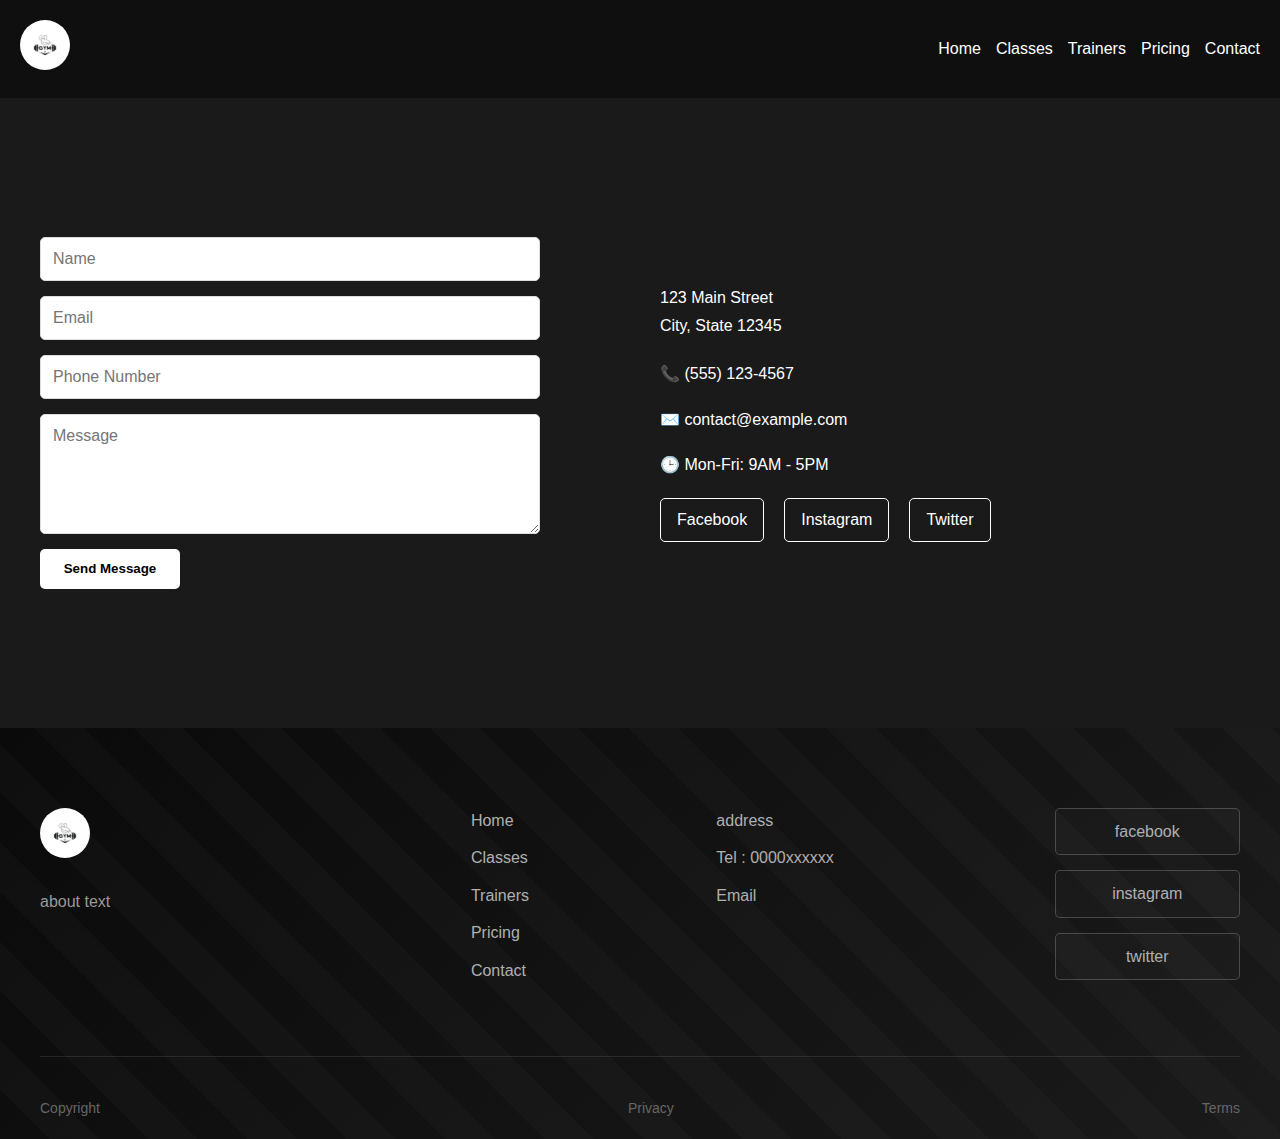
<file: contact.html>
<!DOCTYPE html>
<html lang="en">
<head>
    <meta charset="UTF-8">
    <meta name="viewport" content="width=device-width, initial-scale=1.0">
    <title>Contact</title>
    <link rel="stylesheet" href="style.css">
</head>
<body>
    <header class="head">
        <div class="container">
            <div class="image">
                <img src="images/gym_logo.png" alt="" class="logo">
            </div>
            <div class="navigation">
                <nav>
                    <ul>
                        <li><a href="index.html">Home</a></li>
                        <li><a href="classes.html">Classes</a></li>
                        <li><a href="trainers.html">Trainers</a></li>
                        <li><a href="pricing.html">Pricing</a></li>
                        <li><a href="contact.html">Contact</a></li>
                    </ul>
                </nav>
            </div>
        </div>
    </header>
    <section class="main">
        <div class="left">
            <form action="" class="contact-form">
                <input type="text" name="name" placeholder="Name" required>
                <input type="email" name="email" placeholder="Email" required>
                <input type="tel" name="phone" placeholder="Phone Number">
                <textarea name="message" placeholder="Message" rows="5" required></textarea>
                <button type="submit">Send Message</button>
            </form>
        </div>
    <div class="right">
        <address>123 Main Street<br>City, State 12345</address>
        <p>📞 (555) 123-4567</p>
        <p>✉️ contact@example.com</p>
        <p>🕒 Mon-Fri: 9AM - 5PM</p>
        <div class="social-media">
            <a href="#" aria-label="Facebook">Facebook</a>
            <a href="#" aria-label="Instagram">Instagram</a>
            <a href="#" aria-label="Twitter">Twitter</a>
        </div>
    </div>
</section>
    <footer>
        <div class="upper">
            <div class="col1">
                <img src="images/gym_logo.png" alt="" class="logo">
                <p>about text</p>
            </div>
            <div class="col2">
                <ul>
                    <li><a href="index.html">Home</a></li>
                    <li><a href="classes.html">Classes</a></li>
                    <li><a href="trainers.html">Trainers</a></li>
                    <li><a href="pricing.html">Pricing</a></li>
                    <li><a href="contact.html">Contact</a></li>
                </ul>
            </div>
            <div class="col3">
                <address>
                    <p>address</p>
                </address>
                <p>Tel : 0000xxxxxx</p>
                <p>Email</p>
            </div>
            <div class="col4">
                <a href="">facebook</a>
                <a href="">instagram</a>
                <a href="">twitter</a>
            </div>
        </div>
        <div class="lower">
            <p>Copyright</p>
            <p>Privacy</p>
            <p>Terms</p>
        </div>
    </footer>
</body>
</html>
</file>
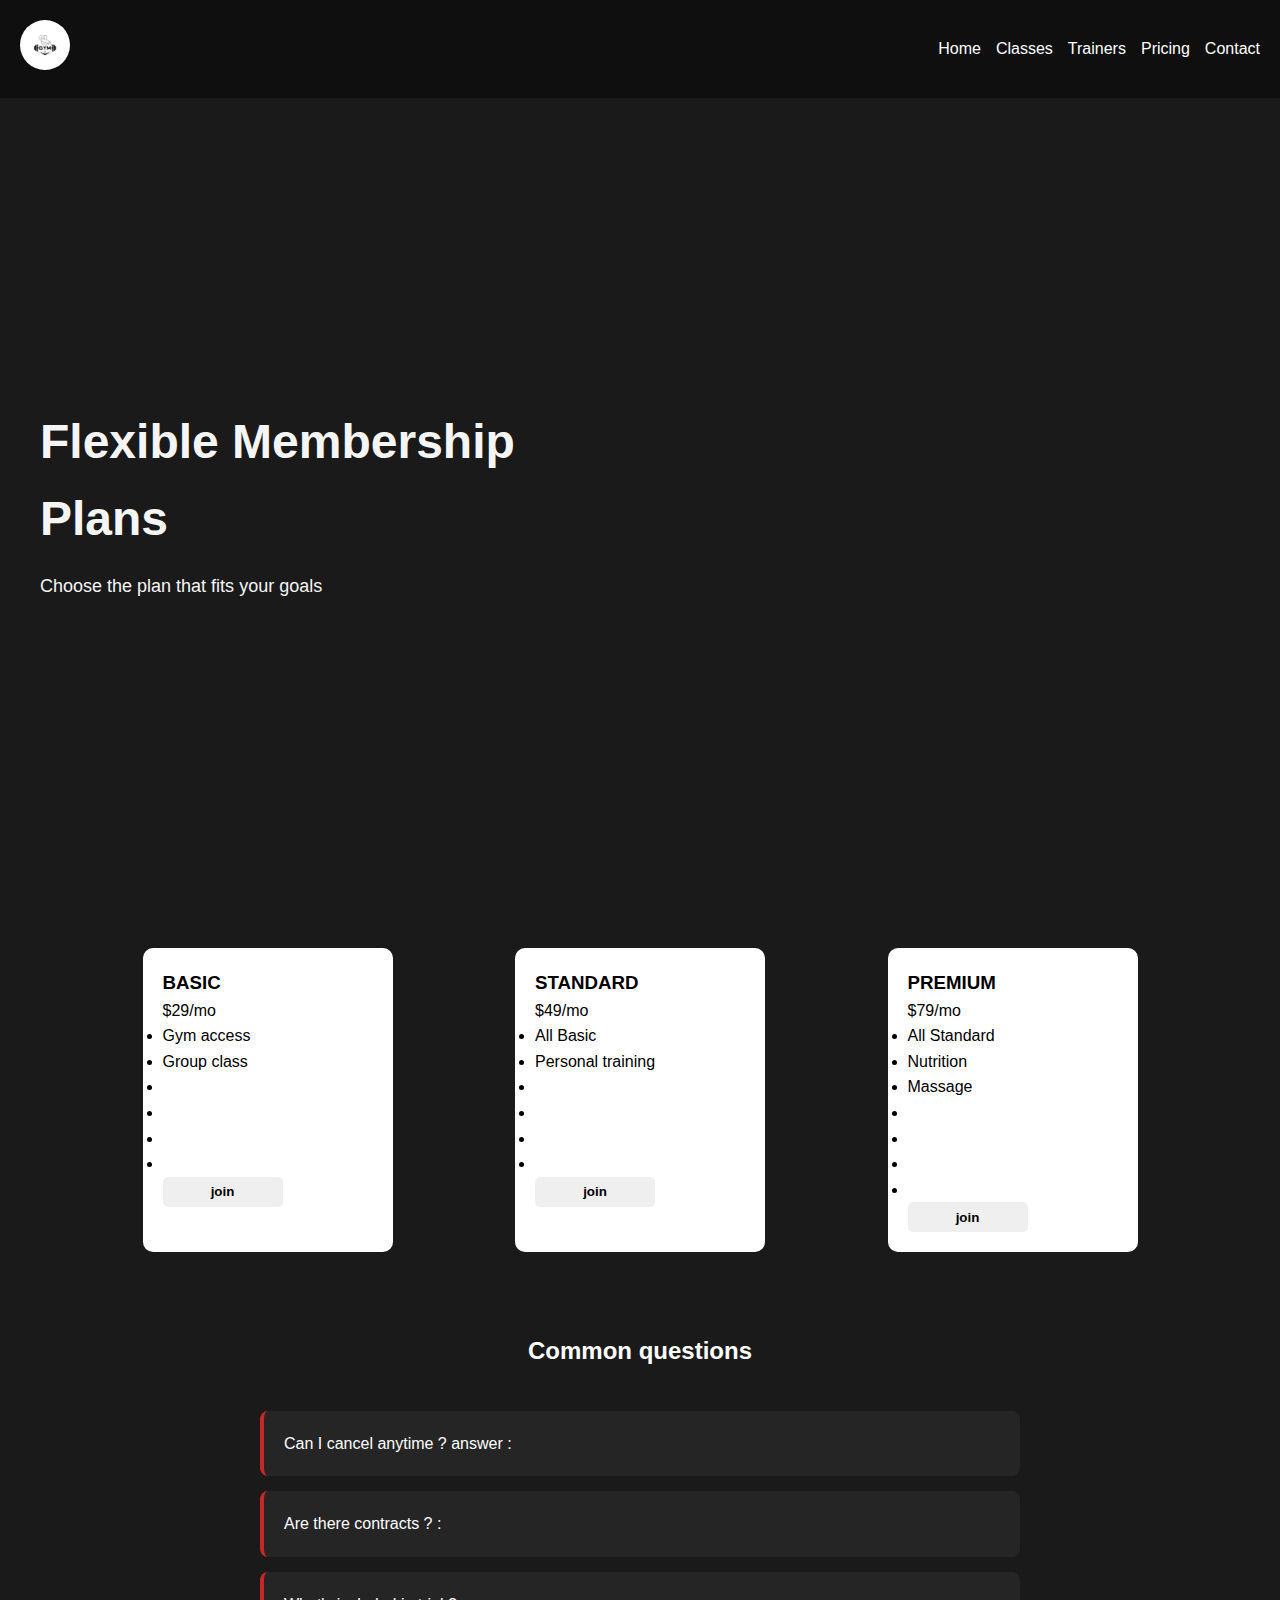
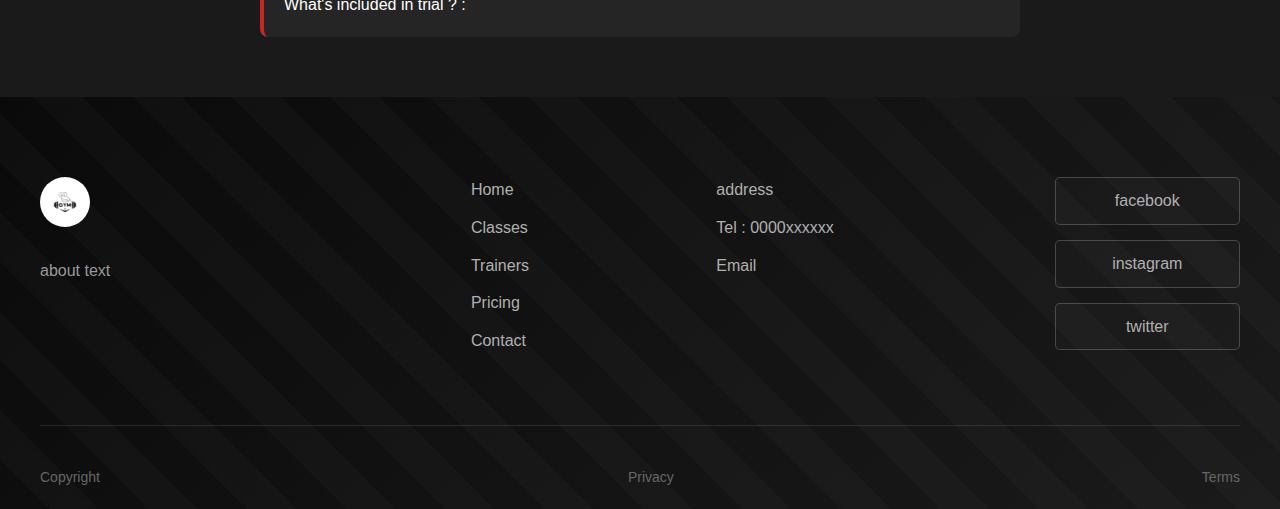
<file: pricing.html>
<!DOCTYPE html>
<html lang="en">
<head>
    <meta charset="UTF-8">
    <meta name="viewport" content="width=device-width, initial-scale=1.0">
    <title>Pricing</title>
    <link rel="stylesheet" href="style.css">
</head>
<body>
    <header class="head">
        <div class="container">
            <div class="image">
                <img src="images/gym_logo.png" alt="" class="logo">
            </div>
            <div class="navigation">
                <nav>
                    <ul>
                        <li><a href="index.html">Home</a></li>
                        <li><a href="classes.html">Classes</a></li>
                        <li><a href="trainers.html">Trainers</a></li>
                        <li><a href="pricing.html">Pricing</a></li>
                        <li><a href="contact.html">Contact</a></li>
                    </ul>
                </nav>
            </div>
        </div>
    </header>
    <main>
        <section class="hero">
            <div class="left-side">
                <h1>Flexible Membership Plans</h1>
                <p>Choose the plan that fits your goals</p>
            </div>
            <div class="right-side interior-hero">
            </div>
            
        </section>
        <section class="price-comp">
            <div class="plan">
                <h3>BASIC</h3>
                <p>$29/mo</p>
                <ul>
                    <li>Gym access</li>
                    <li>Group class</li>
                    <li></li>
                    <li></li>
                    <li></li>
                    <li></li>
                </ul>
                <button>join</button>
            </div>
            <div class="plan">
                <h3>STANDARD</h3>
                <p>$49/mo</p>
                <ul>
                    <li>All Basic</li>
                    <li>Personal training</li>
                    <li></li>
                    <li></li>
                    <li></li>
                    <li></li>
                </ul>
                <button>join</button>
            </div>
            <div class="plan">
                <h3>PREMIUM</h3>
                <p>$79/mo</p>
                <ul>
                    <li>All Standard</li>
                    <li>Nutrition</li>
                    <li>Massage</li>
                    <li></li>
                    <li></li>
                    <li></li>
                    <li></li>
                </ul>
                <button>join</button>
            </div>
        </section>
        <section class="FAQ">
            <h2>Common questions</h2>
            <div class="faq">
                <p>Can I cancel anytime ? answer : </p>
                <p>Are there contracts ? : </p>
                <p>What's included in trial ? : </p>
            </div>
        </section>
    </main>
    <footer>
        <div class="upper">
            <div class="col1">
                <img src="images/gym_logo.png" alt="" class="logo">
                <p>about text</p>
            </div>
            <div class="col2">
                <ul>
                    <li><a href="index.html">Home</a></li>
                    <li><a href="classes.html">Classes</a></li>
                    <li><a href="trainers.html">Trainers</a></li>
                    <li><a href="pricing.html">Pricing</a></li>
                    <li><a href="contact.html">Contact</a></li>
                </ul>
            </div>
            <div class="col3">
                <address>
                    <p>address</p>
                </address>
                <p>Tel : 0000xxxxxx</p>
                <p>Email</p>
            </div>
            <div class="col4">
                <a href="">facebook</a>
                <a href="">instagram</a>
                <a href="">twitter</a>
            </div>
        </div>
        <div class="lower">
            <p>Copyright</p>
            <p>Privacy</p>
            <p>Terms</p>
        </div>
    </footer>
</body>
</html>
</file>
<file: style.css>
*{
    padding: 0;
    margin: 0;
    box-sizing: border-box;
}

body{
    line-height: 1.6;
    background-color: #fafafa;
    font-family: Arial, sans-serif;
    overflow-x: hidden;
}

:root{
    --Header : #0F0F0F;
    --base : #1A1A1A;
    --Secondary : #C62828;
    --Footer : #000000;       
    --text-dark: #1a1a1a;
    --text-light: #666;
    --bg-light: #f5f5f5;
    --white: #ffffff;
}

:root {
    --text-xs: 14px;
    --text-sm: 16px;
    --text-base: 18px;
    --text-lg: 24px;
    --text-xl: 32px;
    --text-2xl: 48px;
    --text-3xl: 64px;
}

h1 { font-weight: 900; }  
h2 { font-weight: 800; }
h3 { font-weight: 700; }
button { font-weight: 600; }
p { font-weight: 400; }

:root {
    --space-xs: 10px;
    --space-sm: 20px;
    --space-md: 40px;
    --space-lg: 60px;
    --space-xl: 80px;
    --space-2xl: 120px;
}

/* Header Styles */
header .container{
    display: flex;
    justify-content: space-between;
    align-items: center;
    padding: var(--space-sm);
    background-color: var(--Header);
}

nav ul{
    display: flex;
    justify-content: space-evenly;
    gap: 15px;
    list-style: none;
}

a{
    text-decoration: none;
    color: white;
    transition: color 0.3s ease;
}

a:hover{
    color: #666;
}

/* Hero Section */
.hero{
    display: flex;
    padding: var(--space-md);
    background-color: var(--base);
    min-height: 90vh;
    align-items: center;
}

.hero .left-side{
    display: flex;
    flex-direction: column;
    gap: 15px;
    width: 50%;
}

.hero .left-side h1{
    color: var(--bg-light);
    font-size: var(--text-2xl);
}

.hero .left-side p{
    color: var(--bg-light);
    font-size: var(--text-base);
}

.hero .left-side button{
    width: 120px;
    height: 35px;
    border-radius: 8px;
    border: none;
    background-color: var(--white);
    cursor: pointer;
    transition: all 0.3s ease;
}

.hero .left-side button:hover{
    background-color: var(--Secondary);
    color: white;
    transform: translateY(-2px);
}

.hero .right-side{
    display: flex;
    justify-content: center;
    align-items: center;
    width: 50%;
    padding: var(--space-xs);
}

.Hero-img{
    width: 90%;
    height: 80%;
    border-radius: 20px;
    object-fit: cover;
}

/* Features Section */
.features{
    display: flex;
    flex-direction: column;
    padding: var(--space-md);
    background-color: var(--base);
    color: white;
    gap: 30px;
    align-items: center;
}

.card-holder{
    display: flex;
    gap: 30px;
    width: 100%;
    justify-content: space-evenly;
    flex-wrap: wrap;
}

.features .card{
    display: flex;
    flex-direction: column;
    box-shadow: 2px 4px 15px rgba(213, 219, 213, 0.08); 
    padding: var(--space-sm);
    border-radius: 8px;
    min-width: 200px;
    align-items: center;
    transition: all 0.3s ease;
}

.features .card img{
    height: 50px;
    width: 40px;
}

.features .card:hover{
    box-shadow: 0 12px 35px rgba(194, 173, 173, 0.838);
    transform: translateY(-5px);
}

/* Classes Section */
.classes{
    display: flex;
    flex-direction: column;
    align-items: center;
    background-color: var(--base);
    padding: var(--space-md);
}

.classes h2{
    font-size: var(--text-lg);
    color: white;
}

.classes-holder{
    display: grid;
    grid-template-columns: repeat(3, 1fr);
    gap: var(--space-lg);
    padding: var(--space-md);
    width: 100%;
}

.classes-card{
    display: flex;
    flex-direction: column;
    align-items: center;
    min-height: 100px;
    background-color: white;
    min-width: 200px;
    border-radius: 9px;
    box-shadow: 2px 4px 15px rgba(47, 42, 46, 0.82);
    padding: var(--space-sm);
    transition: all 0.3s ease;
}

.classes-card:hover{
    transform: translateY(-5px);
    box-shadow: 0 8px 25px rgba(47, 42, 46, 0.9);
}

.classes-card a{
    color: black;
}

.classes-card a:hover{
    color: #666;
}

.classes-card img{
    width: 100%;
    height: 100%;
    object-fit: cover;
    border-radius: 5px;
}

/* Trainers Section */
.trainers{
    display: flex;
    flex-direction: column;
    align-items: center;
    padding: var(--space-md);
    background-color: var(--base);
}

.trainers h2{
    color: white;
}

#trains{
    display: grid;
    grid-template-columns: repeat(3, 1fr);
    gap: 100px;
    color: white;
    padding: var(--space-md);
    width: 100%;
}

.trainer{
    display: flex;
    flex-direction: column;
    padding: var(--space-sm);
    border-radius: 8px;
    background-color: #666;
    transition: all 0.3s ease;
}

.trainer:hover{
    transform: translateY(-5px);
    box-shadow: 0 8px 25px rgba(0, 0, 0, 0.3);
}

.trainer img{
    height: 200px;
    width: 100%;
    object-fit: cover;
    border-radius: 5px;
}

.trainer button{
    width: 120px;
    height: 35px;
    border-radius: 8px;
    border-style: none;
    cursor: pointer;
    transition: all 0.3s ease;
}

.trainer button:hover{
    background-color: var(--Secondary);
    color: white;
    transform: translateY(-2px);
}

/* Membership Section */
.membership{
    display: flex;
    flex-direction: column;
    background-color: var(--base);
    align-items: center;
    color: white;
    padding: var(--space-md);
}

.price-cont{
    display: flex;
    padding: var(--space-md);
    gap: 100px;
    width: 100%;
    justify-content: space-evenly;
    flex-wrap: wrap;
}

.price{
    display: flex;
    flex-direction: column;
    box-shadow: 2px 4px 15px rgba(204, 224, 204, 0.08); 
    padding: var(--space-sm);
    border-radius: 8px;
    min-width: 200px;
    align-items: center;
    transition: all 0.3s ease;
}

.price:hover{
    transform: translateY(-5px);
    box-shadow: 0 8px 25px rgba(204, 224, 204, 0.2);
}

.price button{
    width: 120px;
    height: 35px;
    border-radius: 8px;
    border-style: none;
    cursor: pointer;
    transition: all 0.3s ease;
}

.price button:hover{
    background-color: var(--Secondary);
    color: white;
    transform: translateY(-2px);
}

/* Footer Styles */
footer{
    background: linear-gradient(135deg, #0a0a0a 0%, #1a1a1a 100%);
    color: #e0e0e0;
    padding: var(--space-xl) var(--space-md) var(--space-sm);
    position: relative;
    overflow: hidden;
}

footer::before {
    content: '';
    position: absolute;
    top: 0;
    left: 0;
    right: 0;
    bottom: 0;
    background-image: 
        repeating-linear-gradient(45deg, transparent, transparent 35px, rgba(255,255,255,.02) 35px, rgba(255,255,255,.02) 70px);
    pointer-events: none;
}

.upper{
    display: grid;
    grid-template-columns: 2fr 1fr 1.5fr 1fr;
    gap: var(--space-lg);
    padding-bottom: var(--space-lg);
    border-bottom: 1px solid rgba(255, 255, 255, 0.1);
    position: relative;
    z-index: 1;
}

.col1{
    display: flex;
    flex-direction: column;
    gap: var(--space-sm);
}

.col1 p{
    color: #999;
    line-height: 1.8;
    max-width: 280px;
}

.col1 .logo{
    margin-bottom: var(--space-xs);
}

.col2 h4,
.col3 h4,
.col4 h4{
    color: var(--Secondary);
    margin-bottom: var(--space-sm);
    font-size: var(--text-base);
    text-transform: uppercase;
    letter-spacing: 1px;
    font-weight: 700;
}

.col2 ul{
    list-style: none;
    padding: 0;
}

.col2 li{
    margin-bottom: 12px;
}

.col2 a{
    color: #b0b0b0;
    transition: all 0.3s ease;
    display: inline-block;
    position: relative;
}

.col2 a::after{
    content: '';
    position: absolute;
    bottom: -2px;
    left: 0;
    width: 0;
    height: 2px;
    background: var(--Secondary);
    transition: width 0.3s ease;
}

.col2 a:hover{
    color: white;
    transform: translateX(5px);
}

.col2 a:hover::after{
    width: 100%;
}

.col3{
    display: flex;
    flex-direction: column;
    gap: 12px;
}

.col3 p{
    color: #b0b0b0;
    display: flex;
    align-items: center;
    gap: 10px;
}

.col3 address{
    font-style: normal;
}

.col4{
    display: flex;
    flex-direction: column;
    gap: 15px;
}

.col4 a{
    color: #b0b0b0;
    font-size: var(--text-sm);
    padding: 10px 20px;
    border: 1px solid rgba(255, 255, 255, 0.2);
    border-radius: 5px;
    transition: all 0.3s ease;
    text-align: center;
    background: rgba(255, 255, 255, 0.02);
}

.col4 a:hover{
    background: var(--Secondary);
    color: white;
    border-color: var(--Secondary);
    transform: translateY(-2px);
    box-shadow: 0 5px 15px rgba(198, 40, 40, 0.3);
}

.lower{
    display: flex;
    justify-content: space-between;
    align-items: center;
    padding-top: var(--space-md);
    position: relative;
    z-index: 1;
    flex-wrap: wrap;
    gap: 15px;
}

.lower p{
    color: #666;
    font-size: var(--text-xs);
    transition: color 0.3s ease;
}

.lower p:hover{
    color: #999;
    cursor: pointer;
}

/* Class Grid Section */
.class-grid{
    background-color: var(--base);
    display: flex;
    flex-direction: column;
    padding: var(--space-md);
    align-items: center;
}

.grid-cont{
    display: grid;
    width: 100%;
    grid-template-columns: repeat(4, 1fr);
    padding: var(--space-md);
    gap: 20px;
}

.class{
    display: flex;
    flex-direction: column;
    max-width: 100%;
    box-shadow: 2px 4px 15px rgba(204, 224, 204, 0.08);
    background-color: white;
    border-radius: 10px;
    align-items: center;
    gap: 10px;
    padding: var(--space-sm);
    transition: all 0.3s ease;
}

.class:hover{
    transform: translateY(-5px);
    box-shadow: 0 8px 25px rgba(204, 224, 204, 0.2);
}

.class img{
    width: 100%;
    height: 150px;
    object-fit: cover;
    border-radius: 5px;
}

.class button{
    width: 120px;
    height: 30px;
    border-radius: 5px;
    border-style: none;
    cursor: pointer;
    transition: all 0.3s ease;
}

.class button:hover{
    background-color: var(--Secondary);
    color: white;
    transform: translateY(-2px);
}

/* Trainer Grid Section */
.trainer-grid{
    display: grid;
    grid-template-columns: repeat(3, 1fr);
    background-color: var(--base);
    padding: var(--space-md);
    gap: var(--space-md);
}

.coach{
    background-color: white;
    display: flex;
    flex-direction: column;
    border-radius: 8px;
    padding: var(--space-sm);
    gap: 10px;
    align-items: center;
    transition: all 0.3s ease;
}

.coach:hover{
    transform: translateY(-5px);
    box-shadow: 0 8px 25px rgba(0, 0, 0, 0.15);
}

.coach img{
    width: 100%;
    max-width: 250px;
    height: 300px;
    object-fit: cover;
    border-radius: 5px;
}

.coach button{
    width: 120px;
    height: 30px;
    border-radius: 5px;
    border-style: none;
    cursor: pointer;
    transition: all 0.3s ease;
}

.coach button:hover{
    background-color: var(--Secondary);
    color: white;
    transform: translateY(-2px);
}

/* Price Comparison Section */
.price-comp{
    background-color: var(--base);
    display: flex;
    justify-content: space-evenly;
    padding: var(--space-md);
    gap: 20px;
    flex-wrap: wrap;
}

.plan{
    background-color: white;
    display: flex;
    flex-direction: column;
    min-width: 250px;
    border-radius: 10px;
    padding: var(--space-sm);
    transition: all 0.3s ease;
}

.plan:hover{
    transform: translateY(-5px);
    box-shadow: 0 8px 25px rgba(0, 0, 0, 0.15);
}

.plan button{
    width: 120px;
    height: 30px;
    border-radius: 5px;
    border: none;
    cursor: pointer;
    transition: all 0.3s ease;
}

.plan button:hover{
    background-color: var(--Secondary);
    color: white;
    transform: translateY(-2px);
}

/* FAQ Section */
.FAQ{
    display: flex;
    flex-direction: column;
    background-color: var(--base);
    color: white;
    padding: var(--space-md);
    gap: 20px;
    align-items: center;
}

.faq{
    width: 100%;
    max-width: 800px;
    display: flex;
    flex-direction: column;
    gap: 15px;
    padding: var(--space-sm);
}

.faq p{
    padding: var(--space-sm);
    background-color: rgba(255, 255, 255, 0.05);
    border-radius: 8px;
    border-left: 4px solid var(--Secondary);
}

/* Contact Section */
.main{
    display: flex;
    background-color: var(--base);
    padding: var(--space-md);
    justify-content: space-evenly;
    gap: var(--space-md);
    min-height: 70vh;
}

.left{
    width: 50%;
    display: flex;
    flex-direction: column;
    justify-content: center;
}

.left form{
    display: flex;
    flex-direction: column;
    width: 100%;
    max-width: 500px;
    gap: 15px;
}

.left form input,
.left form textarea{
    width: 100%;
    padding: 12px;
    border: 1px solid #ddd;
    border-radius: 5px;
    font-family: inherit;
    font-size: var(--text-sm);
    transition: all 0.3s ease;
}

.left form textarea{
    resize: vertical;
    min-height: 120px;
}

.left form input:focus,
.left form textarea:focus{
    outline: 2px solid var(--Secondary);
    border-color: var(--Secondary);
}

.left form button{
    width: 140px;
    height: 40px;
    border: none;
    border-radius: 5px;
    cursor: pointer;
    font-weight: 600;
    background-color: white;
    transition: all 0.3s ease;
}

.left form button:hover{
    background-color: var(--Secondary);
    color: white;
    transform: translateY(-2px);
    box-shadow: 0 5px 15px rgba(198, 40, 40, 0.3);
}

.right{
    display: flex;
    flex-direction: column;
    gap: 20px;
    width: 50%;
    color: white;
    justify-content: center;
}

.right address{
    font-style: normal;
    line-height: 1.8;
}

.social-media{
    display: flex;
    gap: var(--space-sm);
    flex-wrap: wrap;
}

.social-media a{
    color: white;
    text-decoration: none;
    padding: 8px 16px;
    border: 1px solid white;
    border-radius: 5px;
    transition: all 0.3s ease;
}

.social-media a:hover{
    background-color: white;
    color: var(--base);
    transform: translateY(-2px);
}

.logo{
    width: 50px;
    height: 50px;
    border-radius: 50%;
    object-fit: cover;
}

/* ========================================
   MEDIA QUERIES - RESPONSIVE DESIGN
   ======================================== */

/* Tablets and smaller laptops (1024px and below) */
@media (max-width: 1024px) {
    :root {
        --text-2xl: 40px;
        --text-xl: 28px;
        --text-lg: 22px;
        --space-md: 30px;
        --space-lg: 40px;
        --space-xl: 60px;
    }

    .classes-holder{
        grid-template-columns: repeat(2, 1fr);
        gap: var(--space-md);
    }

    #trains{
        grid-template-columns: repeat(2, 1fr);
        gap: 50px;
    }

    .grid-cont{
        grid-template-columns: repeat(3, 1fr);
    }

    .trainer-grid{
        grid-template-columns: repeat(2, 1fr);
    }

    .upper{
        grid-template-columns: 1fr 1fr;
        gap: var(--space-md);
    }

    .price-cont{
        gap: 50px;
    }
}

/* Tablets (768px and below) */
@media (max-width: 768px) {
    :root {
        --text-2xl: 32px;
        --text-xl: 24px;
        --text-lg: 20px;
        --text-base: 16px;
        --space-md: 25px;
        --space-lg: 35px;
    }

    header .container{
        flex-direction: column;
        gap: 15px;
    }

    nav ul{
        flex-wrap: wrap;
        justify-content: center;
    }

    .hero{
        flex-direction: column;
        min-height: auto;
        padding: var(--space-sm);
    }

    .hero .left-side,
    .hero .right-side{
        width: 100%;
    }

    .hero .left-side h1{
        text-align: center;
    }

    .hero .left-side p{
        text-align: center;
    }

    .hero .left-side div{
        display: flex;
        justify-content: center;
        gap: 15px;
    }

    .card-holder{
        flex-direction: column;
        align-items: center;
    }

    .classes-holder{
        grid-template-columns: 1fr;
        padding: var(--space-sm);
    }

    #trains{
        grid-template-columns: 1fr;
        gap: 30px;
    }

    .price-cont{
        flex-direction: column;
        align-items: center;
        gap: 30px;
    }

    .grid-cont{
        grid-template-columns: repeat(2, 1fr);
        gap: 15px;
    }

    .trainer-grid{
        grid-template-columns: 1fr;
    }

    .price-comp{
        flex-direction: column;
        align-items: center;
    }

    .main{
        flex-direction: column;
        padding: var(--space-sm);
    }

    .left,
    .right{
        width: 100%;
    }

    .upper{
        grid-template-columns: 1fr;
        gap: var(--space-sm);
    }

    .lower{
        flex-direction: column;
        text-align: center;
    }
}

/* Mobile devices (480px and below) */
@media (max-width: 480px) {
    :root {
        --text-2xl: 28px;
        --text-xl: 22px;
        --text-lg: 18px;
        --text-base: 15px;
        --text-sm: 14px;
        --space-sm: 15px;
        --space-md: 20px;
    }

    header .container{
        padding: 15px;
    }

    nav ul{
        gap: 10px;
        font-size: 14px;
    }

    .hero{
        padding: 15px;
    }

    .Hero-img{
        width: 100%;
        height: auto;
    }

    .features{
        padding: 15px;
    }

    .card-holder{
        gap: 15px;
    }

    .features .card{
        min-width: 100%;
    }

    .grid-cont{
        grid-template-columns: 1fr;
        padding: 15px;
    }

    .class{
        max-width: 100%;
    }

    .plan{
        min-width: 100%;
    }

    .left form{
        max-width: 100%;
    }

    .social-media{
        flex-direction: column;
    }

    .social-media a{
        text-align: center;
    }

    footer{
        padding: var(--space-md) 15px 15px;
    }

    .col1 p{
        max-width: 100%;
    }

    .trainer button,
    .class button,
    .coach button,
    .plan button,
    .price button{
        width: 100%;
    }
}

/* Extra small devices (360px and below) */
@media (max-width: 360px) {
    :root {
        --text-2xl: 24px;
        --text-xl: 20px;
        --text-lg: 16px;
    }

    nav ul li{
        font-size: 12px;
    }

    .hero .left-side button{
        width: 100px;
        height: 32px;
        font-size: 12px;
    }
}
</file>
